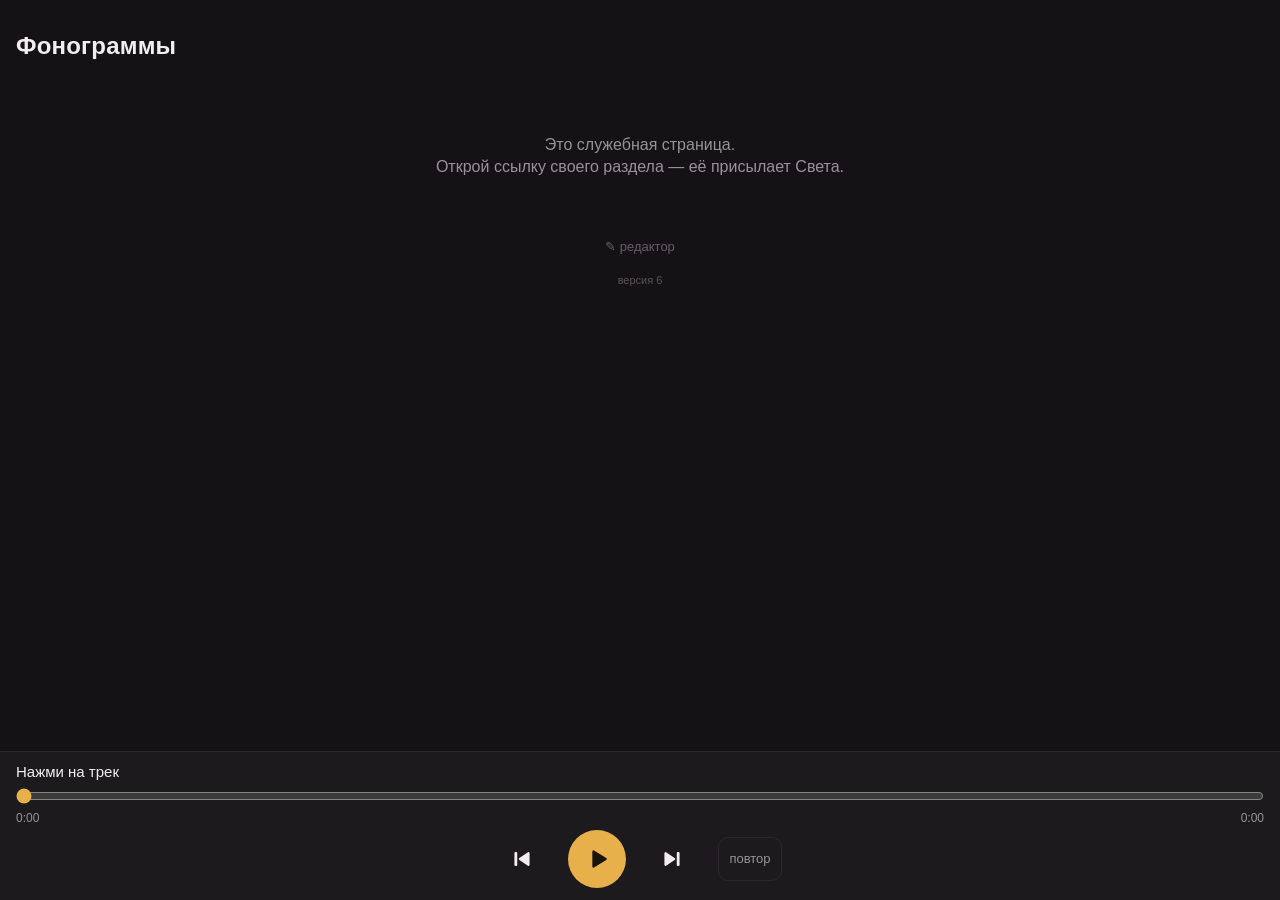
<file: index.html>
<!doctype html>
<html lang="ru">
<head>
<meta charset="utf-8">
<meta name="viewport" content="width=device-width, initial-scale=1, viewport-fit=cover">
<title>Фонограммы</title>
<meta name="theme-color" content="#141214">
<meta name="robots" content="noindex">
<meta name="apple-mobile-web-app-capable" content="yes">
<meta name="apple-mobile-web-app-status-bar-style" content="black-translucent">
<meta name="apple-mobile-web-app-title" content="Фонограммы">
<link rel="apple-touch-icon" href="icon-180.png">
<link rel="manifest" href="manifest.webmanifest">
<link rel="stylesheet" href="app.css?v=6">
</head>
<body>
<script>window.FONO = {v:6, root:'./', admin:true, sections:[{"id":"elka-d49be3","name":"Ёлка"},{"id":"man-d229c0","name":"МАН"},{"id":"vybor-75kaea","name":"МАН · на выбор"}]}</script>
<script src="app.js?v=6"></script>
</body>
</html>
</file>
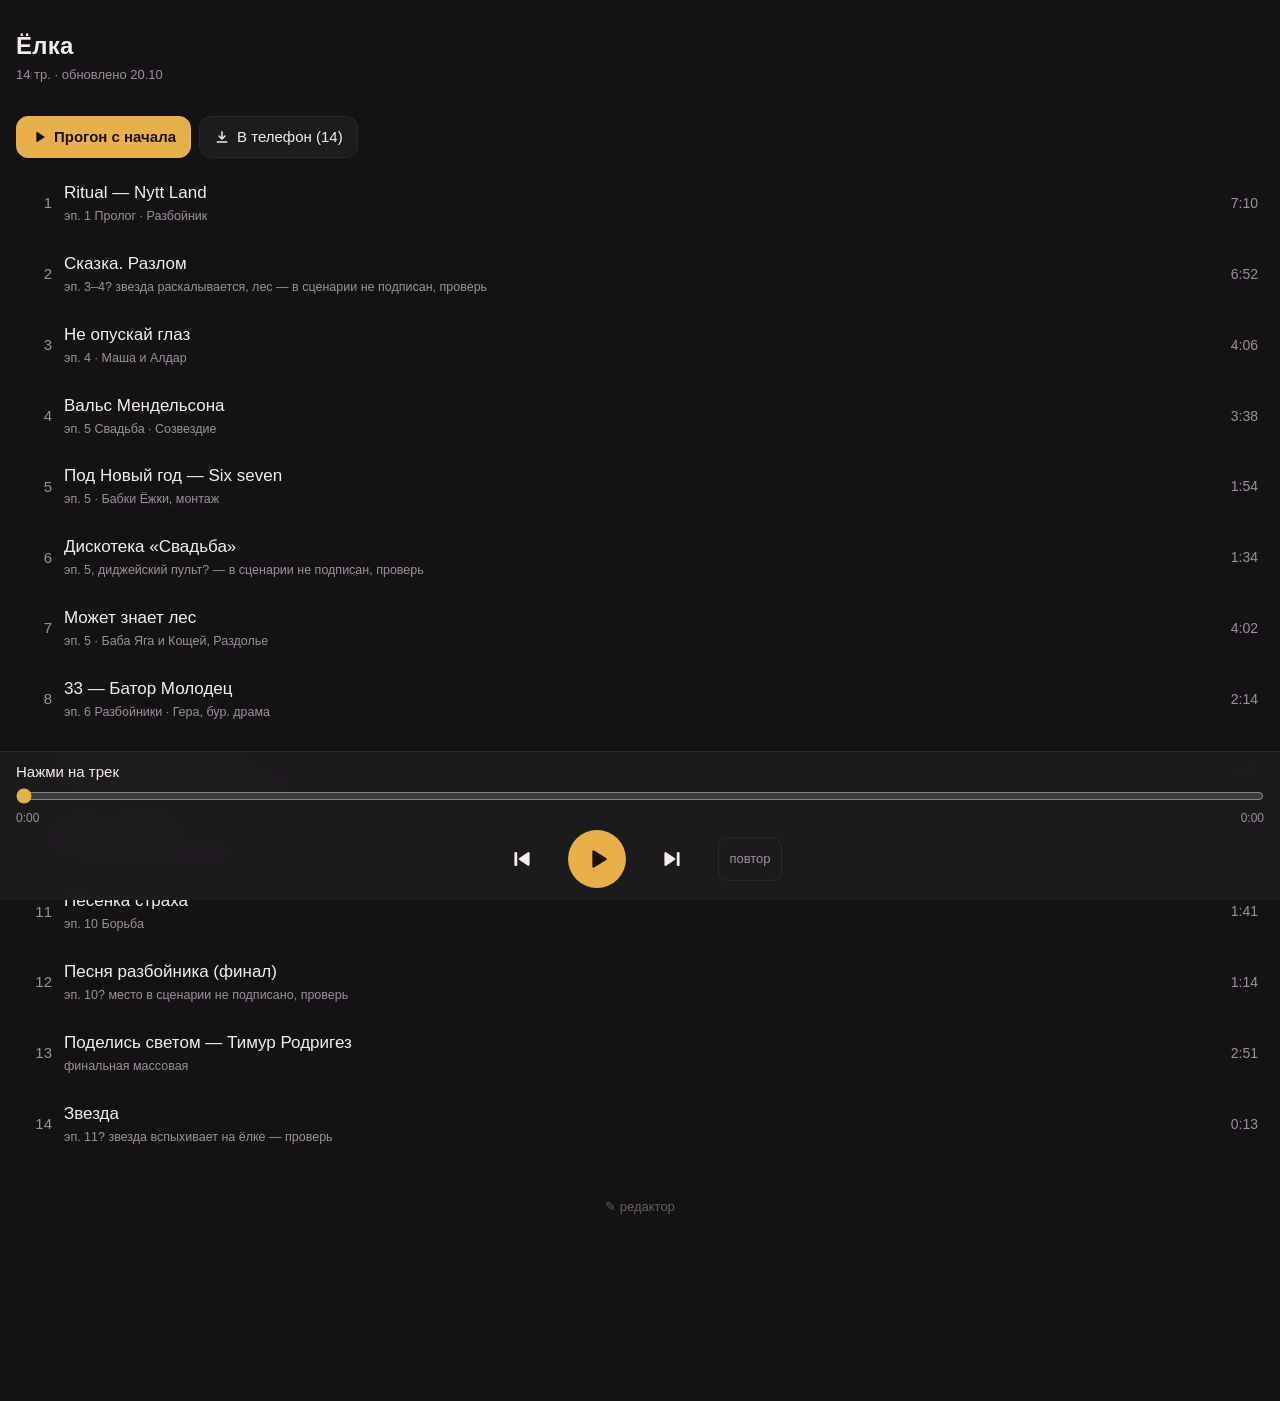
<file: elka-d49be3/index.html>
<!doctype html>
<html lang="ru">
<head>
<meta charset="utf-8">
<meta name="viewport" content="width=device-width, initial-scale=1, viewport-fit=cover">
<title>Ёлка</title>
<meta name="theme-color" content="#141214">
<meta name="robots" content="noindex">
<meta name="apple-mobile-web-app-capable" content="yes">
<meta name="apple-mobile-web-app-status-bar-style" content="black-translucent">
<meta name="apple-mobile-web-app-title" content="Ёлка">
<link rel="apple-touch-icon" href="../icon-180.png">
<link rel="manifest" href="manifest.webmanifest">
<link rel="stylesheet" href="../app.css?v=6">
</head>
<body>
<script>window.FONO = {v:6, root:'../', sections:[{"id":"elka-d49be3","name":"Ёлка"}]}</script>
<script src="../app.js?v=6"></script>
</body>
</html>
</file>
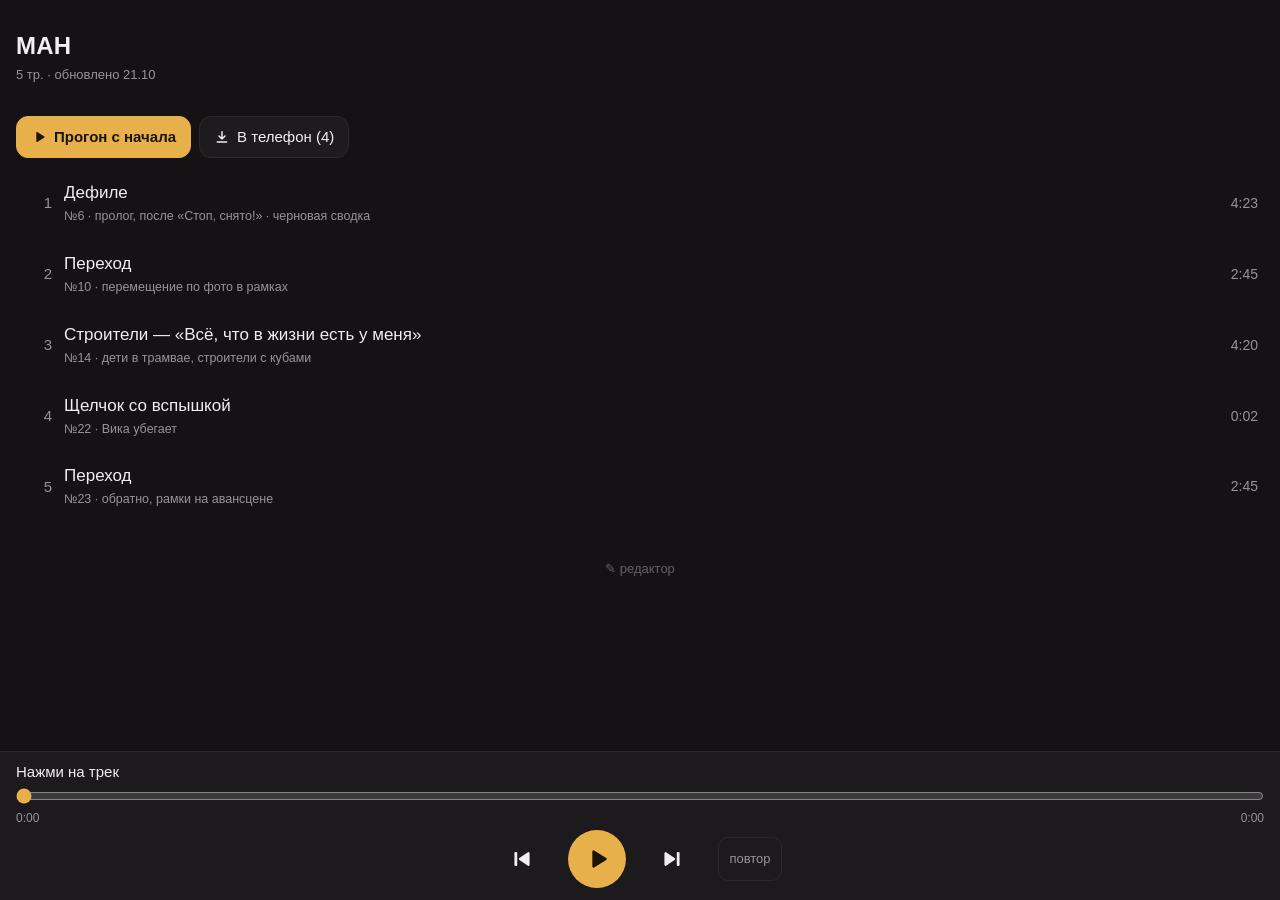
<file: man-d229c0/index.html>
<!doctype html>
<html lang="ru">
<head>
<meta charset="utf-8">
<meta name="viewport" content="width=device-width, initial-scale=1, viewport-fit=cover">
<title>МАН</title>
<meta name="theme-color" content="#141214">
<meta name="robots" content="noindex">
<meta name="apple-mobile-web-app-capable" content="yes">
<meta name="apple-mobile-web-app-status-bar-style" content="black-translucent">
<meta name="apple-mobile-web-app-title" content="МАН">
<link rel="apple-touch-icon" href="../icon-180.png">
<link rel="manifest" href="manifest.webmanifest">
<link rel="stylesheet" href="../app.css?v=6">
</head>
<body>
<script>window.FONO = {v:6, root:'../', sections:[{"id":"man-d229c0","name":"МАН"}]}</script>
<script src="../app.js?v=6"></script>
</body>
</html>
</file>
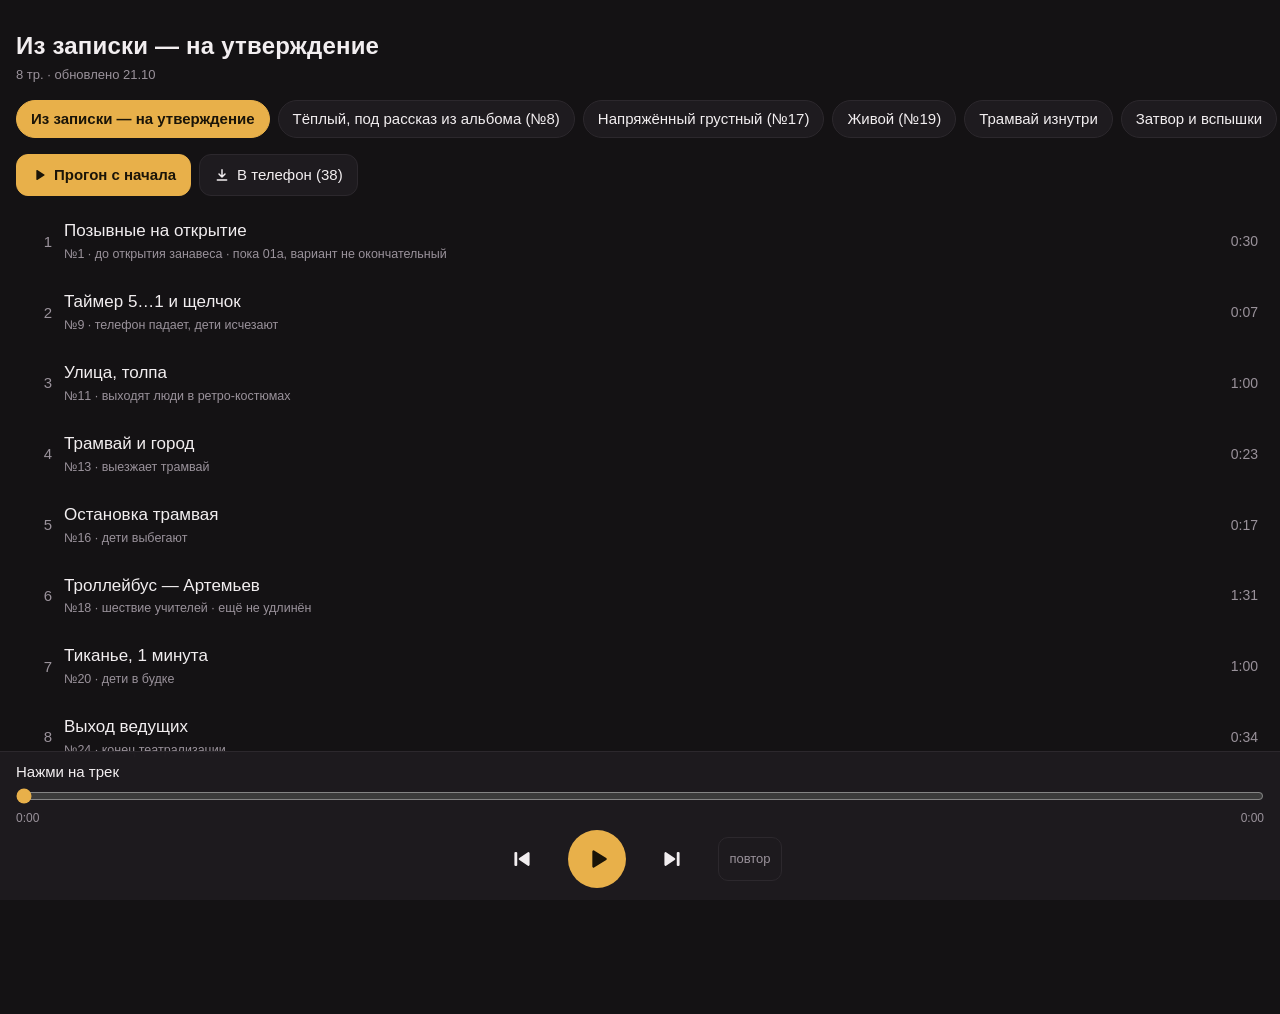
<file: vybor-75kaea/index.html>
<!doctype html>
<html lang="ru">
<head>
<meta charset="utf-8">
<meta name="viewport" content="width=device-width, initial-scale=1, viewport-fit=cover">
<title>МАН · на выбор</title>
<meta name="theme-color" content="#141214">
<meta name="robots" content="noindex">
<meta name="apple-mobile-web-app-capable" content="yes">
<meta name="apple-mobile-web-app-status-bar-style" content="black-translucent">
<meta name="apple-mobile-web-app-title" content="МАН · на выбор">
<link rel="apple-touch-icon" href="../icon-180.png">
<link rel="manifest" href="manifest.webmanifest">
<link rel="stylesheet" href="../app.css?v=6">
</head>
<body>
<script>window.FONO = {v:6, root:'../', sections:[{"id":"vybor-75kaea","name":"МАН · на выбор"}]}</script>
<script src="../app.js?v=6"></script>
</body>
</html>
</file>
<file: app.css>
:root{
  --bg:#141214; --card:#1e1b1f; --line:#2c282d; --text:#f2eef0; --muted:#9a929b;
  --accent:#e8b04a; --accent-ink:#1a1408; --new:#e56b6f; --ok:#6fbf8e;
}
*{box-sizing:border-box;-webkit-tap-highlight-color:transparent}
html,body{margin:0;background:var(--bg);color:var(--text);
  font:16px/1.35 -apple-system,BlinkMacSystemFont,"Segoe UI",Roboto,sans-serif}
body{padding:env(safe-area-inset-top) 0 calc(150px + env(safe-area-inset-bottom))}
button{font:inherit;color:inherit;background:none;border:0;cursor:pointer}
header{padding:18px 16px 8px}
h1{margin:0;font-size:24px;letter-spacing:.2px}
.sub{color:var(--muted);font-size:13px;margin-top:4px}
.tabs{display:flex;gap:8px;overflow-x:auto;padding:8px 16px;scrollbar-width:none}
.tabs::-webkit-scrollbar{display:none}
.tab{flex:none;padding:8px 14px;border-radius:999px;background:var(--card);border:1px solid var(--line);font-size:15px}
.tab.on{background:var(--accent);color:var(--accent-ink);border-color:var(--accent);font-weight:600}
.bar{display:flex;gap:8px;padding:8px 16px;flex-wrap:wrap}
.btn{padding:10px 14px;border-radius:12px;background:var(--card);border:1px solid var(--line);font-size:15px}
.btn.main{background:var(--accent);color:var(--accent-ink);border-color:var(--accent);font-weight:600}
.btn:disabled{opacity:.45}
ol{list-style:none;margin:4px 0 0;padding:0 12px}
li.tr{display:flex;align-items:center;gap:12px;padding:12px 10px;border-radius:14px;margin-bottom:4px}
li.tr.now{background:var(--card);outline:1px solid var(--accent)}
.n{flex:none;width:30px;text-align:right;color:var(--muted);font-variant-numeric:tabular-nums;font-size:15px}
li.now .n{color:var(--accent);font-weight:700}
.info{flex:1;min-width:0}
.t{font-size:17px;overflow-wrap:anywhere}
.meta{display:flex;gap:8px;flex-wrap:wrap;margin-top:3px;font-size:12.5px;color:var(--muted)}
.badge{color:var(--new);font-weight:600}
.saved{color:var(--ok)}
.ed{display:flex;gap:2px;flex:none}
.ed button{width:36px;height:36px;border-radius:10px;background:var(--card);font-size:16px}
.empty{color:var(--muted);padding:24px 16px;text-align:center}
.player{position:fixed;left:0;right:0;bottom:0;background:rgba(30,27,31,.97);
  border-top:1px solid var(--line);padding:10px 16px calc(12px + env(safe-area-inset-bottom));
  backdrop-filter:blur(12px);-webkit-backdrop-filter:blur(12px)}
.ptitle{font-size:15px;white-space:nowrap;overflow:hidden;text-overflow:ellipsis}
.ptime{display:flex;justify-content:space-between;font-size:12px;color:var(--muted);font-variant-numeric:tabular-nums}
input[type=range]{width:100%;accent-color:var(--accent);margin:6px 0 2px}
.ctrl{display:flex;justify-content:center;align-items:center;gap:22px;margin-top:4px}
.ctrl button{font-size:24px;width:48px;height:48px;border-radius:50%}
.ctrl .play{background:var(--accent);color:var(--accent-ink);width:58px;height:58px;font-size:26px}
.ctrl .rep{font-size:13px;width:auto;padding:0 10px;border-radius:10px;border:1px solid var(--line);height:34px;color:var(--muted)}
.ctrl .rep.on{color:var(--accent-ink);background:var(--accent);border-color:var(--accent)}
.panel{margin:8px 16px;padding:14px;border-radius:14px;background:var(--card);border:1px solid var(--line)}
.panel p{margin:0 0 10px;font-size:14px;color:var(--muted)}
.panel input{width:100%;padding:10px;border-radius:10px;border:1px solid var(--line);background:var(--bg);color:var(--text);font:inherit;margin-bottom:10px}
.toast{position:fixed;left:16px;right:16px;bottom:calc(170px + env(safe-area-inset-bottom));
  background:var(--text);color:var(--bg);padding:12px 14px;border-radius:12px;font-size:14px;
  opacity:0;transform:translateY(8px);transition:.25s;pointer-events:none;text-align:center}
.toast.show{opacity:1;transform:none}
footer{text-align:center;padding:24px 0}
footer button{color:var(--muted);font-size:13px;opacity:.6}
.secs{display:flex;gap:8px;padding:12px 16px 0}
.sec{flex:1;padding:12px;border-radius:14px;background:var(--card);border:1px solid var(--line);font-size:17px;font-weight:600}
.sec.on{background:var(--text);color:var(--bg);border-color:var(--text)}
.links{margin:8px 16px;padding:12px 14px;border-radius:14px;border:1px dashed var(--line);font-size:13px;color:var(--muted);overflow-wrap:anywhere}
.links b{color:var(--text)}
.ver{color:var(--muted);font-size:11px;opacity:.5;margin-top:6px}
.panel.err{border-color:var(--new)} .panel.err p{color:var(--text)}
.ed button.del{color:var(--new);border:1px solid rgba(229,107,111,.35)}
/* значки и длительность (20.10) */
.ic{width:1em;height:1em;fill:currentColor;flex:none;display:block}
.btn{display:inline-flex;align-items:center;gap:7px}
.btn .ic{width:16px;height:16px}
.ctrl button{display:inline-flex;align-items:center;justify-content:center}
.ctrl .ic{width:26px;height:26px}
.ctrl .play .ic{width:28px;height:28px}
.ctrl .rep{height:44px}
.badge{color:var(--accent)}
.dur{flex:none;color:var(--muted);font-size:14px;font-variant-numeric:tabular-nums}
li.now .dur{color:var(--text)}
.n .eq{width:18px;height:18px;margin-left:auto;color:var(--accent)}
.eq rect{transform-box:fill-box;transform-origin:bottom;animation:eq .9s ease-in-out infinite alternate}
.eq rect:nth-child(2){animation-delay:-.45s}
.eq rect:nth-child(3){animation-delay:-.2s}
@keyframes eq{from{transform:scaleY(.3)}to{transform:scaleY(1)}}
@media (prefers-reduced-motion:reduce){.eq rect{animation:none}}
footer button{padding:12px 16px}
::selection{background:var(--accent);color:var(--accent-ink)}
:focus-visible{outline:2px solid var(--accent);outline-offset:2px}
</file>
